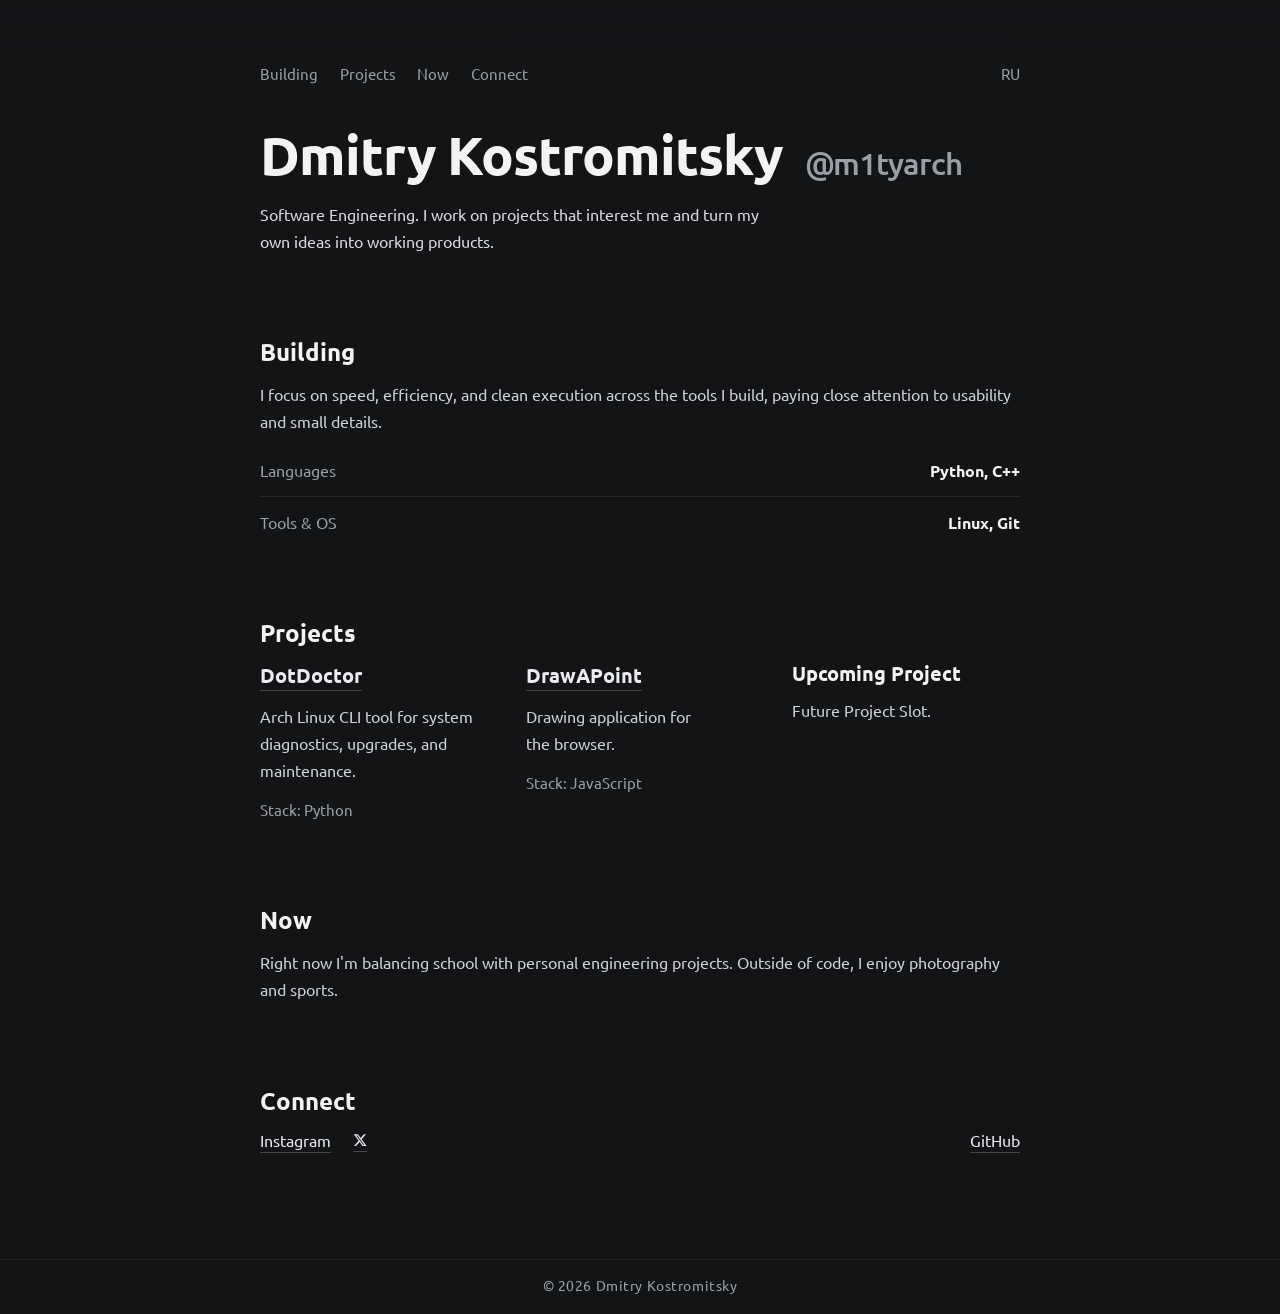
<file: index.html>
<!doctype html>
<html lang="en">
  <head>
    <meta name="theme-color" content="#131416" />
    <meta charset="UTF-8" />
    <meta name="viewport" content="width=device-width, initial-scale=1.0, viewport-fit=cover" />
    <title>Dmitry Kostromitsky - Portfolio</title>
    <meta
      name="description"
      content="Dmitry Kostromitsky (@m1tyarch) — software engineer building tools with Python, C++, and Linux."
    />
    <meta property="og:type" content="website" />
    <meta property="og:site_name" content="Dmitry Kostromitsky" />
    <meta property="og:title" content="Dmitry Kostromitsky — Portfolio" />
    <meta
      property="og:description"
      content="Software engineering portfolio of Dmitry Kostromitsky (@m1tyarch): Python, C++, Linux tools and personal projects."
    />
    <meta property="og:url" content="https://m1tyarch.github.io/" />
    <meta property="og:locale" content="en_US" />
    <meta property="og:locale:alternate" content="ru_RU" />
    <meta name="twitter:card" content="summary" />
    <meta name="twitter:title" content="Dmitry Kostromitsky — Portfolio" />
    <meta
      name="twitter:description"
      content="Software engineering portfolio of Dmitry Kostromitsky (@m1tyarch): Python, C++, Linux tools and personal projects."
    />
    <link rel="canonical" href="https://m1tyarch.github.io/" />
    <link rel="alternate" hreflang="en" href="https://m1tyarch.github.io/" />
    <link rel="alternate" hreflang="ru" href="https://m1tyarch.github.io/ru/" />
    <link rel="alternate" hreflang="x-default" href="https://m1tyarch.github.io/" />
    <script type="application/ld+json">
      {
        "@context": "https://schema.org",
        "@type": "Person",
        "@id": "https://m1tyarch.github.io/#person",
        "name": "Dmitry Kostromitsky",
        "alternateName": [
          "Дмитрий Костромицкий",
          "m1tyarch"
        ],
        "url": "https://m1tyarch.github.io/",
        "sameAs": [
          "https://github.com/m1tyarch",
          "https://www.instagram.com/m1tyarch",
          "https://x.com/m1tyarch"
        ]
      }
    </script>
    <link rel="preconnect" href="https://fonts.googleapis.com" />
    <link rel="preconnect" href="https://fonts.gstatic.com" crossorigin />
    <link
      href="https://fonts.googleapis.com/css2?family=Ubuntu:wght@400;500;700&amp;display=swap"
      rel="stylesheet"
    />
    <link rel="stylesheet" href="styles.css" />
    <script src="language.js" defer></script>
  </head>
  <body>
    <main class="page">
      <div class="container">
        <header class="intro">
          <nav class="top-nav" aria-label="Section navigation">
            <a href="#building">Building</a>
            <a href="#projects">Projects</a>
            <a href="#now">Now</a>
            <a href="#connect">Connect</a>
            <a class="lang-toggle" href="ru/" hreflang="ru" lang="ru"
              aria-label="RU — переключить на русский" data-language-link>RU</a>
          </nav>

          <h1><span>Dmitry Kostromitsky</span> <span class="handle">@m1tyarch</span></h1>
          <p class="lead">
            Software Engineering. I work on projects that interest me and turn my own ideas into working products.
          </p>
        </header>

        <section class="section" id="building" aria-labelledby="building-title">
          <h2 id="building-title">Building</h2>
          <p>
            I focus on speed, efficiency, and clean execution across the tools I build, paying close attention to usability and small details.
          </p>
          <ul class="meta-list" aria-label="Core stack">
            <li><span>Languages</span><strong>Python, C++</strong></li>
            <li><span>Tools &amp; OS</span><strong>Linux, Git</strong></li>
          </ul>
        </section>

        <section class="section" id="projects" aria-labelledby="projects-title">
          <h2 id="projects-title">Projects</h2>

          <div class="projects-grid">
            <article class="project-item">
              <h3>
                <a
                  href="https://github.com/m1tyarch/DotDoctor"
                  target="_blank"
                  rel="noopener noreferrer"
                  aria-label="Open DotDoctor on GitHub"
                  >DotDoctor</a
                >
              </h3>
              <p>Arch Linux CLI tool for system diagnostics, upgrades, and maintenance.</p>
              <p class="stack">Stack: Python</p>
            </article>

            <article class="project-item">
              <h3>
                <a
                  href="https://github.com/m1tyarch/DrawAPoint"
                  target="_blank"
                  rel="noopener noreferrer"
                  aria-label="Open DrawAPoint on GitHub"
                  >DrawAPoint</a
                >
              </h3>
              <p>Drawing application for the browser.</p>
              <p class="stack">Stack: JavaScript</p>
            </article>

            <article class="project-item">
              <h3>Upcoming Project</h3>
              <p>Future Project Slot.</p>
            </article>
          </div>
        </section>

        <section class="section" id="now" aria-labelledby="now-title">
          <h2 id="now-title">Now</h2>
          <p>
            Right now I'm balancing school with personal engineering projects. Outside of code, I enjoy photography and sports.
          </p>
        </section>

        <section class="section" id="connect" aria-labelledby="connect-title">
          <h2 id="connect-title">Connect</h2>

          <div class="connect-links-row">
            <p class="connect-links">
              <a href="https://www.instagram.com/m1tyarch" target="_blank" rel="noopener noreferrer"
                >Instagram</a
              >
              <a
                class="social-icon-link"
                href="https://x.com/m1tyarch"
                target="_blank"
                rel="noopener noreferrer"
                aria-label="X (Twitter)"
                ><svg class="x-icon" viewBox="0 0 24 24" fill="currentColor" aria-hidden="true">
                  <path
                    d="M18.244 2.25h3.308l-7.227 8.26 8.502 11.24H16.17l-5.214-6.817L4.99 21.75H1.68l7.73-8.835L1.254 2.25H8.08l4.713 6.231zm-1.161 17.52h1.833L7.084 4.126H5.117z"
                  /></svg
              ></a>
            </p>

            <a href="https://github.com/m1tyarch" target="_blank" rel="noopener noreferrer"
              >GitHub</a
            >
          </div>
        </section>
      </div>
    </main>

    <footer class="site-footer">
      <div class="site-footer-inner">© 2026 Dmitry Kostromitsky</div>
    </footer>
  </body>
</html>
</file>
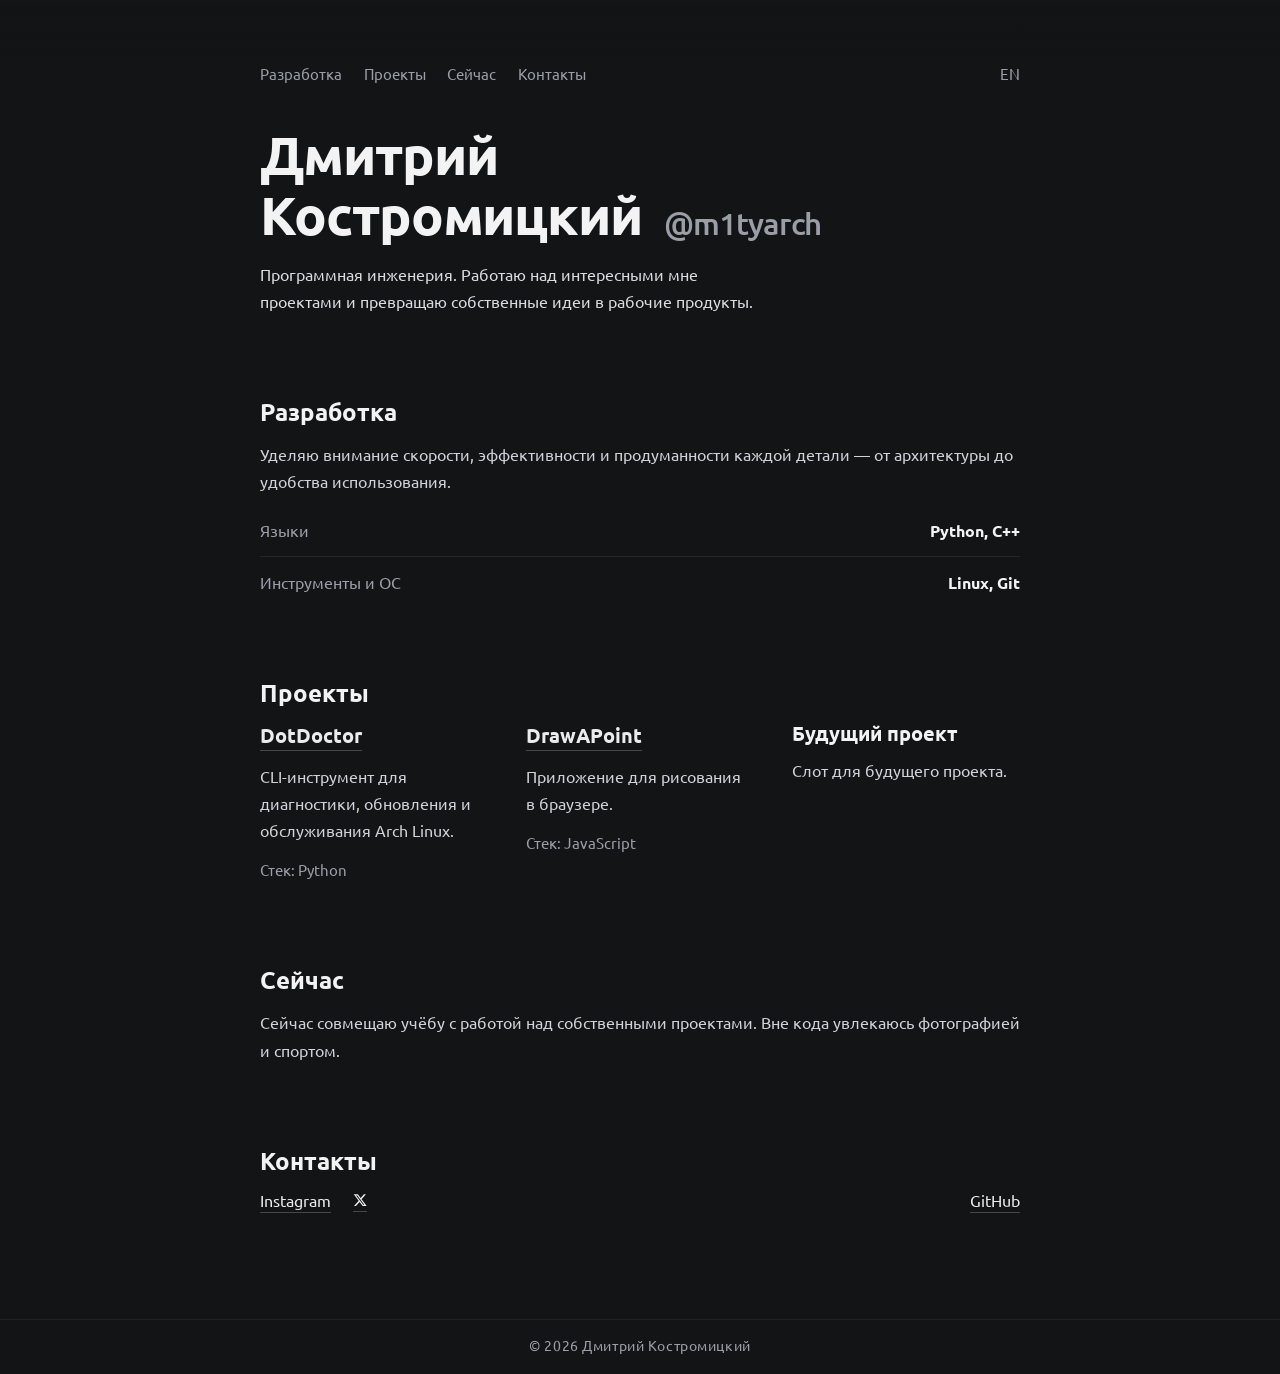
<file: ru/index.html>
<!doctype html>
<html lang="ru">
  <head>
    <meta name="theme-color" content="#131416" />
    <meta charset="UTF-8" />
    <meta name="viewport" content="width=device-width, initial-scale=1.0, viewport-fit=cover" />
    <title>Дмитрий Костромицкий — Портфолио</title>
    <meta
      name="description"
      content="Дмитрий Костромицкий (@m1tyarch) — разработчик. Проекты на Python, C++ и под Linux."
    />
    <meta property="og:type" content="website" />
    <meta property="og:site_name" content="Дмитрий Костромицкий" />
    <meta property="og:title" content="Дмитрий Костромицкий — Портфолио" />
    <meta
      property="og:description"
      content="Портфолио разработчика Дмитрия Костромицкого (@m1tyarch): Python, C++, инструменты для Linux и личные проекты."
    />
    <meta property="og:url" content="https://m1tyarch.github.io/ru/" />
    <meta property="og:locale" content="ru_RU" />
    <meta property="og:locale:alternate" content="en_US" />
    <meta name="twitter:card" content="summary" />
    <meta name="twitter:title" content="Дмитрий Костромицкий — Портфолио" />
    <meta
      name="twitter:description"
      content="Портфолио разработчика Дмитрия Костромицкого (@m1tyarch): Python, C++, инструменты для Linux и личные проекты."
    />
    <link rel="canonical" href="https://m1tyarch.github.io/ru/" />
    <link rel="alternate" hreflang="en" href="https://m1tyarch.github.io/" />
    <link rel="alternate" hreflang="ru" href="https://m1tyarch.github.io/ru/" />
    <link rel="alternate" hreflang="x-default" href="https://m1tyarch.github.io/" />
    <script type="application/ld+json">
      {
        "@context": "https://schema.org",
        "@type": "Person",
        "@id": "https://m1tyarch.github.io/#person",
        "name": "Dmitry Kostromitsky",
        "alternateName": [
          "Дмитрий Костромицкий",
          "m1tyarch"
        ],
        "url": "https://m1tyarch.github.io/",
        "sameAs": [
          "https://github.com/m1tyarch",
          "https://www.instagram.com/m1tyarch",
          "https://x.com/m1tyarch"
        ]
      }
    </script>
    <link rel="preconnect" href="https://fonts.googleapis.com" />
    <link rel="preconnect" href="https://fonts.gstatic.com" crossorigin />
    <link
      href="https://fonts.googleapis.com/css2?family=Ubuntu:wght@400;500;700&amp;display=swap"
      rel="stylesheet"
    />
    <link rel="stylesheet" href="../styles.css" />
    <script src="../language.js" defer></script>
  </head>
  <body>
    <main class="page">
      <div class="container">
        <header class="intro">
          <nav class="top-nav" aria-label="Навигация по разделам">
            <a href="#building">Разработка</a>
            <a href="#projects">Проекты</a>
            <a href="#now">Сейчас</a>
            <a href="#connect">Контакты</a>
            <a class="lang-toggle" href="../" hreflang="en" lang="en"
              aria-label="EN — switch to English" data-language-link>EN</a>
          </nav>

          <h1><span>Дмитрий Костромицкий</span> <span class="handle">@m1tyarch</span></h1>
          <p class="lead">Программная инженерия. Работаю над интересными мне проектами и превращаю собственные идеи в рабочие продукты.</p>
        </header>

        <section class="section" id="building" aria-labelledby="building-title">
          <h2 id="building-title">Разработка</h2>
          <p>Уделяю внимание скорости, эффективности и продуманности каждой детали — от архитектуры до удобства использования.</p>
          <ul class="meta-list" aria-label="Основной стек">
            <li><span>Языки</span><strong>Python, C++</strong></li>
            <li><span>Инструменты и ОС</span><strong>Linux, Git</strong></li>
          </ul>
        </section>

        <section class="section" id="projects" aria-labelledby="projects-title">
          <h2 id="projects-title">Проекты</h2>

          <div class="projects-grid">
            <article class="project-item">
              <h3>
                <a
                  href="https://github.com/m1tyarch/DotDoctor"
                  target="_blank"
                  rel="noopener noreferrer"
                  aria-label="Открыть DotDoctor на GitHub"
                  >DotDoctor</a
                >
              </h3>
              <p>CLI-инструмент для диагностики, обновления и обслуживания Arch Linux.</p>
              <p class="stack">Стек: Python</p>
            </article>

            <article class="project-item">
              <h3>
                <a
                  href="https://github.com/m1tyarch/DrawAPoint"
                  target="_blank"
                  rel="noopener noreferrer"
                  aria-label="Открыть DrawAPoint на GitHub"
                  >DrawAPoint</a
                >
              </h3>
              <p>Приложение для рисования в браузере.</p>
              <p class="stack">Стек: JavaScript</p>
            </article>

            <article class="project-item">
              <h3>Будущий проект</h3>
              <p>Слот для будущего проекта.</p>
            </article>
          </div>
        </section>

        <section class="section" id="now" aria-labelledby="now-title">
          <h2 id="now-title">Сейчас</h2>
          <p>Сейчас совмещаю учёбу с работой над собственными проектами. Вне кода увлекаюсь фотографией и спортом.</p>
        </section>

        <section class="section" id="connect" aria-labelledby="connect-title">
          <h2 id="connect-title">Контакты</h2>

          <div class="connect-links-row">
            <p class="connect-links">
              <a href="https://www.instagram.com/m1tyarch" target="_blank" rel="noopener noreferrer"
                >Instagram</a
              >
              <a
                class="social-icon-link"
                href="https://x.com/m1tyarch"
                target="_blank"
                rel="noopener noreferrer"
                aria-label="X (Twitter)"
                ><svg class="x-icon" viewBox="0 0 24 24" fill="currentColor" aria-hidden="true">
                  <path
                    d="M18.244 2.25h3.308l-7.227 8.26 8.502 11.24H16.17l-5.214-6.817L4.99 21.75H1.68l7.73-8.835L1.254 2.25H8.08l4.713 6.231zm-1.161 17.52h1.833L7.084 4.126H5.117z"
                  /></svg
              ></a>
            </p>

            <a href="https://github.com/m1tyarch" target="_blank" rel="noopener noreferrer"
              >GitHub</a
            >
          </div>
        </section>
      </div>
    </main>

    <footer class="site-footer">
      <div class="site-footer-inner">© 2026 Дмитрий Костромицкий</div>
    </footer>
  </body>
</html>
</file>
<file: styles.css>
:root {
  --bg: #131416;
  --bg-rgb: 19, 20, 22;
  --text-main: #f3f3f3;
  --text-muted: #9a9ea6;
  --accent: #eaecef;
  --motion-duration: 0.2s;
  --motion-ease: cubic-bezier(0.22, 0.61, 0.36, 1);
  --container: 760px;
}

* {
  box-sizing: border-box;
}

html {
  scroll-behavior: smooth;
  -webkit-font-smoothing: antialiased;
  -moz-osx-font-smoothing: grayscale;
  text-rendering: optimizeLegibility;
}

html[data-lang-pending] body {
  visibility: hidden;
}

body {
  margin: 0;
  display: flex;
  flex-direction: column;
  min-height: 100vh;
  min-height: 100dvh;
  background: var(--bg);
  color: var(--text-main);
  font-family: "Ubuntu", system-ui, -apple-system, BlinkMacSystemFont, "Segoe UI", sans-serif;
  line-height: 1.7;
}

::selection {
  background: rgba(137, 143, 153, 0.45);
  color: var(--text-main);
}

::-moz-selection {
  background: rgba(137, 143, 153, 0.45);
  color: var(--text-main);
}

/* Top scroll fade for desktop */
body::before {
  content: "";
  position: fixed;
  top: 0;
  left: 0;
  right: 0;
  height: 56px;
  pointer-events: none;
  z-index: 20;
  background: linear-gradient(
    to bottom,
    rgba(var(--bg-rgb), 1) 0%,
    rgba(var(--bg-rgb), 0.95) 18%,
    rgba(var(--bg-rgb), 0.78) 36%,
    rgba(var(--bg-rgb), 0) 100%
  );
}

/* --- Block Fade-in Animations --- */
@keyframes fadeInUp {
  0% {
    opacity: 0;
    transform: translateY(20px);
  }

  100% {
    opacity: 1;
    transform: translateY(0);
  }
}

/* --------------------------------- */

.container {
  width: min(92vw, var(--container));
  margin: 0 auto;
}

.page {
  flex: 1;
  padding: 64px 0 96px;
}

.top-nav {
  display: flex;
  flex-wrap: wrap;
  align-items: center;
  gap: 0.75rem 1.35rem;
  margin-bottom: 2.6rem;
}

.top-nav a,
.project-item h3 a,
.connect-links a,
.connect-links-row > a,
.error-links a {
  position: relative;
  display: inline-flex;
  align-items: center;
}

/* Extend touch target to 44x44px without shifting visual alignment */
.top-nav a::after,
.project-item h3 a::after,
.connect-links a::after,
.connect-links-row > a::after,
.error-links a::after {
  content: "";
  position: absolute;
  left: 50%;
  top: 50%;
  transform: translate(-50%, -50%);
  min-inline-size: 44px;
  min-block-size: 44px;
  inline-size: 100%;
  block-size: 100%;
}

.top-nav a {
  color: var(--text-muted);
  text-decoration: none;
  font-family: inherit;
  font-size: 0.92rem;
  line-height: 1.3;
  transition: color var(--motion-duration) var(--motion-ease);
}

.top-nav a:hover {
  color: var(--text-main);
}

.lang-toggle {
  margin-inline-start: auto;
}

.intro {
  padding: 0 0 10px;
  opacity: 0;
  animation: fadeInUp 0.7s var(--motion-ease) forwards;
}

h1,
h2,
h3 {
  margin: 0;
  line-height: 1.12;
  font-family: inherit;
  text-wrap: balance;
}

p {
  text-wrap: pretty;
}

h1 {
  font-size: clamp(2rem, 7vw, 3.35rem);
  letter-spacing: -0.02em;
  margin-bottom: 1rem;
}

h1 .handle {
  color: var(--text-muted);
  font-size: 0.58em;
  font-weight: 500;
  margin-inline-start: 0.32em;
}

.lead {
  margin: 0;
  max-width: 58ch;
  font-size: 1rem;
  color: #d9dbe0;
}

.section {
  padding: 40px 0 10px;
  margin-top: 34px;
  scroll-margin-top: 64px;
  opacity: 0;
  animation: fadeInUp 0.7s var(--motion-ease) forwards;
}

.section:nth-of-type(1) {
  animation-delay: 0.15s;
}

.section:nth-of-type(2) {
  animation-delay: 0.3s;
}

.section:nth-of-type(3) {
  animation-delay: 0.45s;
}

.section:nth-of-type(4) {
  animation-delay: 0.6s;
}

.section:nth-of-type(n + 5) {
  animation-delay: 0.75s;
}

.section h2 {
  font-size: clamp(1.2rem, 2.6vw, 1.5rem);
  margin-bottom: 0.95rem;
}

.section p {
  margin: 0;
  color: #cfd2d8;
}

.meta-list {
  list-style: none;
  margin: 1.35rem 0 0;
  padding: 0;
  display: grid;
  gap: 0.75rem;
}

.meta-list li {
  display: flex;
  flex-wrap: wrap;
  gap: 0.35rem 0.8rem;
  align-items: baseline;
  justify-content: space-between;
  border-bottom: 1px solid rgba(255, 255, 255, 0.08);
  padding-bottom: 0.72rem;
}

.meta-list li:last-child {
  border-bottom: 0;
  padding-bottom: 0;
}

.meta-list span {
  color: var(--text-muted);
}

.meta-list strong {
  margin-inline-start: auto;
  text-align: end;
}

.projects-grid {
  display: grid;
  grid-template-columns: repeat(3, minmax(0, 1fr));
  gap: 2.4rem;
  align-items: start;
}

.project-item h3 {
  font-size: clamp(1.05rem, 2.5vw, 1.28rem);
  margin-bottom: 0.75rem;
}

.project-item h3 a,
.connect-links-row > a,
.connect-links a,
.error-links a {
  color: var(--accent);
  text-decoration: none;
  line-height: 1.3;
  padding-bottom: 1px;
  border-bottom: 1px solid rgba(255, 255, 255, 0.22);
  transition:
    color var(--motion-duration) var(--motion-ease),
    border-color var(--motion-duration) var(--motion-ease),
    transform var(--motion-duration) var(--motion-ease);
}

.project-item h3 a:hover,
.connect-links-row > a:hover,
.connect-links a:hover,
.error-links a:hover {
  color: #ffffff;
  border-color: rgba(255, 255, 255, 0.5);
  transform: translateY(-1px);
}

.project-item h3 a:active,
.connect-links-row > a:active,
.connect-links a:active,
.error-links a:active {
  transform: translateY(0) scale(0.985);
}

.project-item p {
  max-width: 30ch;
}

.project-item .stack {
  margin-top: 0.82rem;
  color: var(--text-muted);
  font-size: 0.95rem;
}

.connect-links-row {
  display: flex;
  align-items: center;
  justify-content: space-between;
  gap: 1rem;
  flex-wrap: wrap;
}

.connect-links {
  display: flex;
  flex-wrap: wrap;
  align-items: center;
  gap: 0.85rem 1.35rem;
  margin: 0;
}

.social-icon-link {
  height: calc(1.3em + 1px);
}

.x-icon {
  width: 0.9em;
  height: 0.9em;
  display: block;
  flex-shrink: 0;
}

.error-links {
  display: flex;
  flex-wrap: wrap;
  gap: 1rem 1.35rem;
  margin-top: 1.5rem;
}

a:focus-visible {
  outline: 2px solid #dfe2e6;
  outline-offset: 4px;
  border-radius: 4px;
}

.site-footer {
  width: 100%;
  border-top: 0.5px solid rgba(255, 255, 255, 0.06);
  padding: 0.85rem 1rem 1rem;
}

.site-footer-inner {
  text-align: center;
  color: var(--text-muted);
  font-size: 0.9rem;
  letter-spacing: 0.04em;
  font-variant-numeric: tabular-nums;
}

@media (max-width: 760px) {
  .page {
    padding: calc(34px + env(safe-area-inset-top, 0px)) 0 72px;
  }

  .top-nav {
    margin-bottom: 2rem;
  }

  h1 .handle {
    display: block;
    margin: 0.3rem 0 0;
  }

  .section {
    padding-top: 30px;
    margin-top: 26px;
    scroll-margin-top: 24px;
  }

  /* Horizontal snap carousel for projects on mobile */
  .projects-grid {
    display: flex;
    flex-direction: row;
    overflow-x: auto;
    gap: 1.4rem;
    padding: 12px 0 1rem;
    margin-top: -12px;
    scroll-snap-type: x mandatory;
    scrollbar-width: none;
    -webkit-overflow-scrolling: touch;
  }

  /* Trailing space so the final card snaps cleanly to the start edge */
  .projects-grid::after {
    content: "";
    flex: 0 0 22%;
  }

  .projects-grid::-webkit-scrollbar {
    display: none;
  }

  .project-item {
    flex: 0 0 78%;
    scroll-snap-align: start;
  }

  .project-item p {
    max-width: none;
  }

  .connect-links-row {
    align-items: flex-start;
    flex-direction: column;
  }

  /* Disable top fade gradient on mobile */
  body::before {
    display: none;
  }
}

@media (prefers-reduced-motion: reduce) {
  html {
    scroll-behavior: auto;
  }

  .top-nav a,
  .project-item h3 a,
  .connect-links-row > a,
  .connect-links a,
  .error-links a {
    transition: none;
  }

  .project-item h3 a:hover,
  .project-item h3 a:active,
  .connect-links-row > a:hover,
  .connect-links-row > a:active,
  .connect-links a:hover,
  .connect-links a:active,
  .error-links a:hover,
  .error-links a:active {
    transform: none;
  }

  .intro,
  .section {
    animation: none !important;
    opacity: 1 !important;
    transform: none !important;
  }
}
</file>
